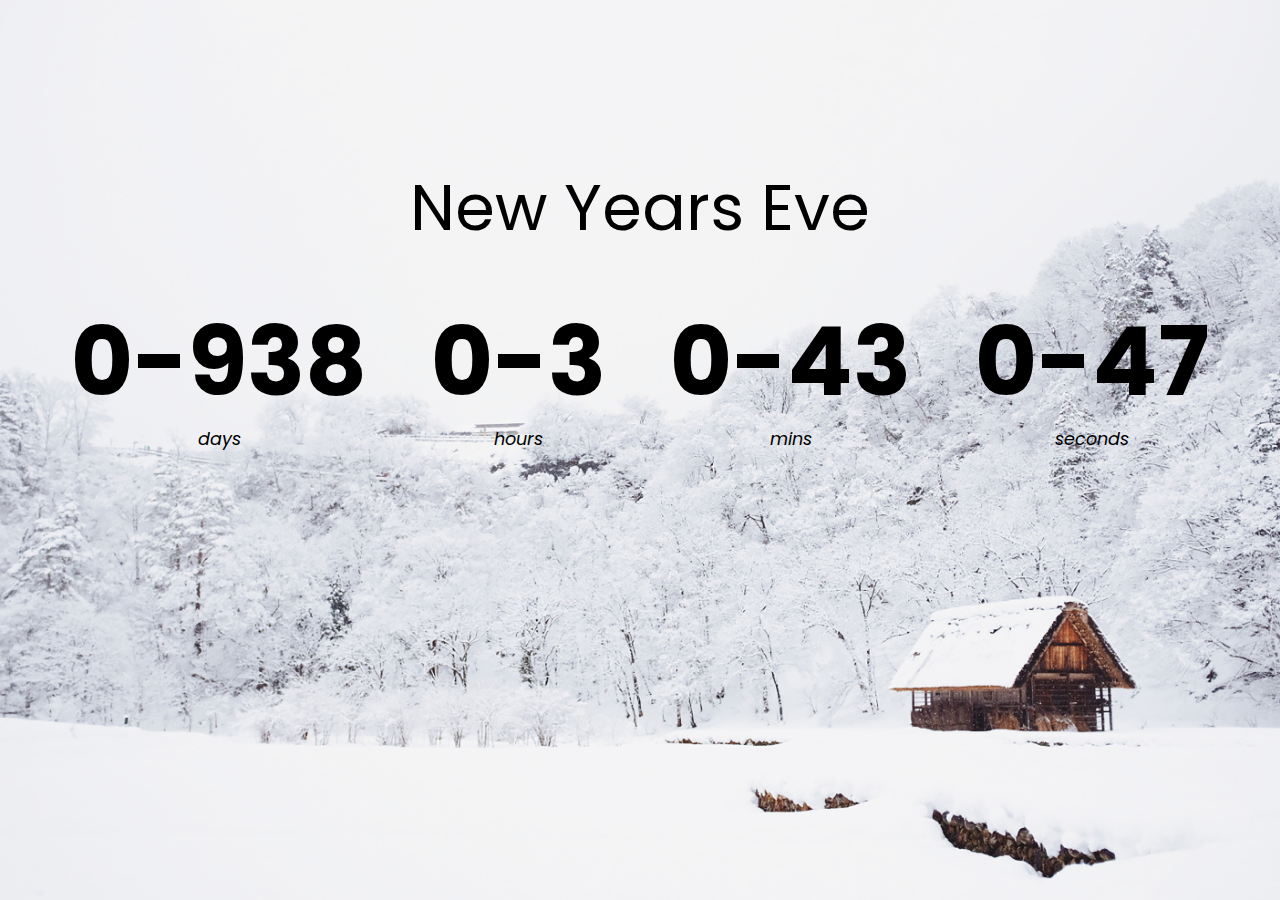
<file: countdown-timer/index.html>
<!DOCTYPE html>
<html lang="en">
<head>
    <meta charset="UTF-8">
    <meta http-equiv="X-UA-Compatible" content="IE=edge">
    <meta name="viewport" content="width=device-width, initial-scale=1.0">
    <title>Countdown timer</title>
    <link rel="stylesheet" href="style.css">
    <script src="script.js" defer></script>
</head>
<body>
    <h1>New Years Eve</h1>
    <!--we make a countdown container to move it around-->
    <div class="countdown-container">
        <div class="countdown-el days-c">
            <p class="big-text" id="days">0</p>
            <span>days</span>
        </div>
        <div class="countdown-el hours-c">
            <p class="big-text" id="hours">0</p>
            <span>hours</span>
        </div>
        <div class="countdown-el mins-c">
            <p class="big-text" id="minutes">0</p>
            <span>mins</span>
        </div>
        <div class="countdown-el seconds-c">
            <p class="big-text" id="seconds">0</p>
            <span>seconds</span>
        </div>
    </div>
</body>
</html>
</file>
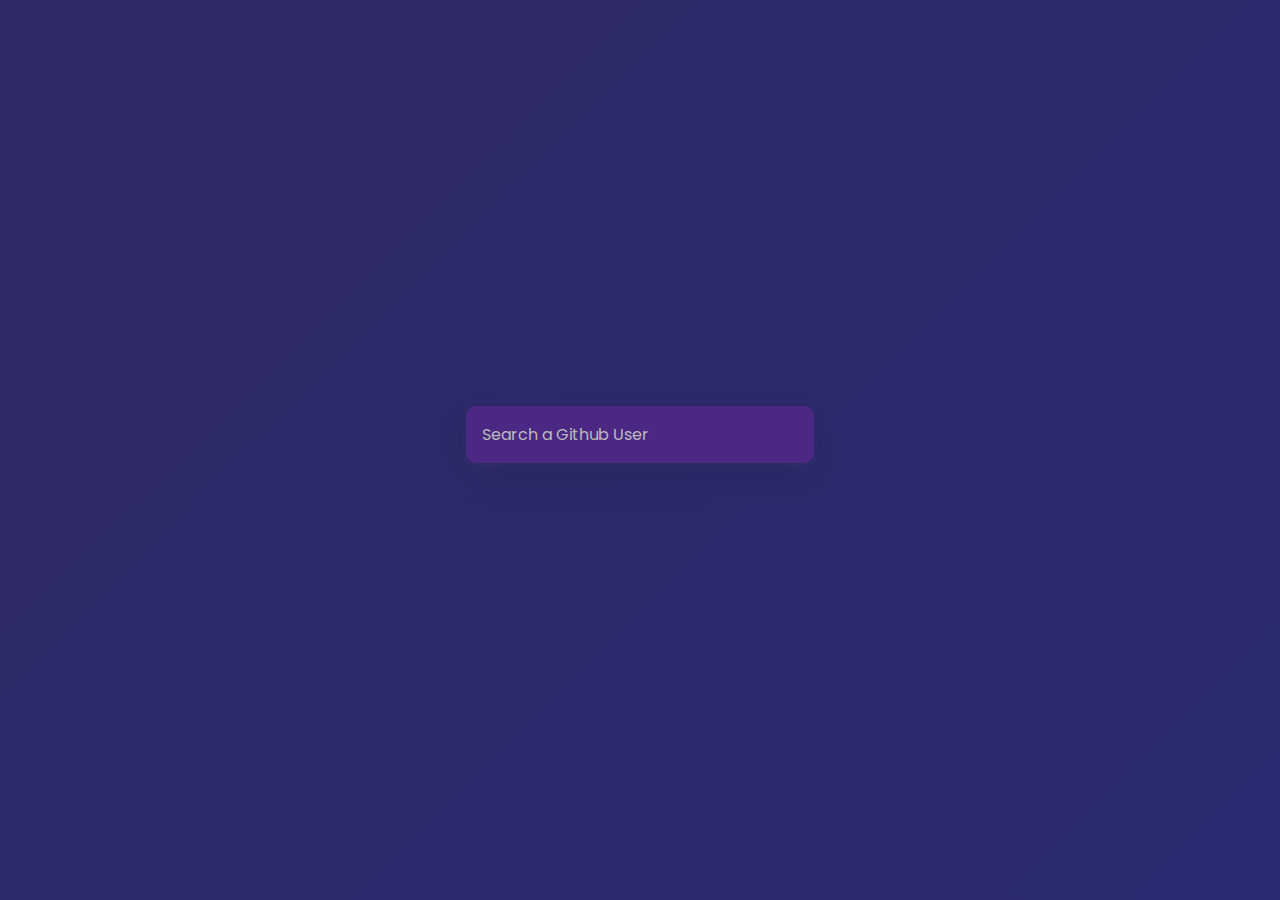
<file: github profiles/index.html>
<!DOCTYPE html>
<html lang="en">
    <head>
        <meta charset="UTF-8" />
        <meta name="viewport" content="width=device-width, initial-scale=1.0" />
        <title>Github Profiles</title>
        <link rel="stylesheet" href="style.css" />
        <script src="script.js" defer></script>
    </head>
    <body>
        <form id="form">
            <input type="text" id="search" placeholder="Search a Github User" />
        </form>
        <main id="main"></main>
    </body>
</html>
</file>
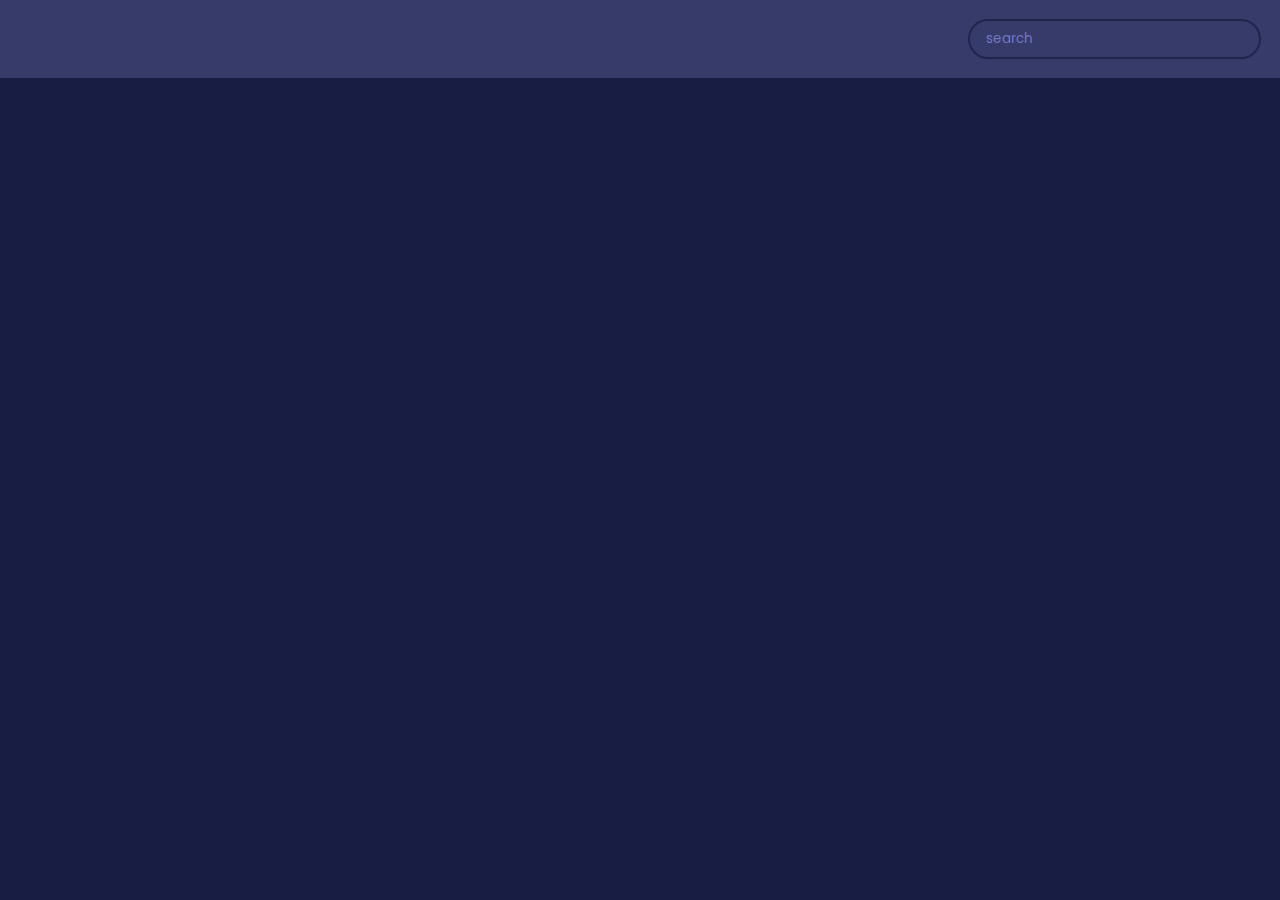
<file: movie app/index.html>
<!DOCTYPE html>
<html lang="en">
<head>
    <meta charset="UTF-8">
    <meta http-equiv="X-UA-Compatible" content="IE=edge">
    <meta name="viewport" content="width=device-width, initial-scale=1.0">
    <title>Movie App</title>
    <link rel="stylesheet" href="style.css">
    <script src="script.js" defer></script>
</head>
<body>
    <header>
        <!-- form is used as we want an input when we press enter...the placeholder alone doesn't recorc or take in an input -->
        <form id="form">
            <input type="text" id="search" placeholder="search" class="search">

        </form>
    </header>
<main id="main"></main>
</body>
</html>
</file>
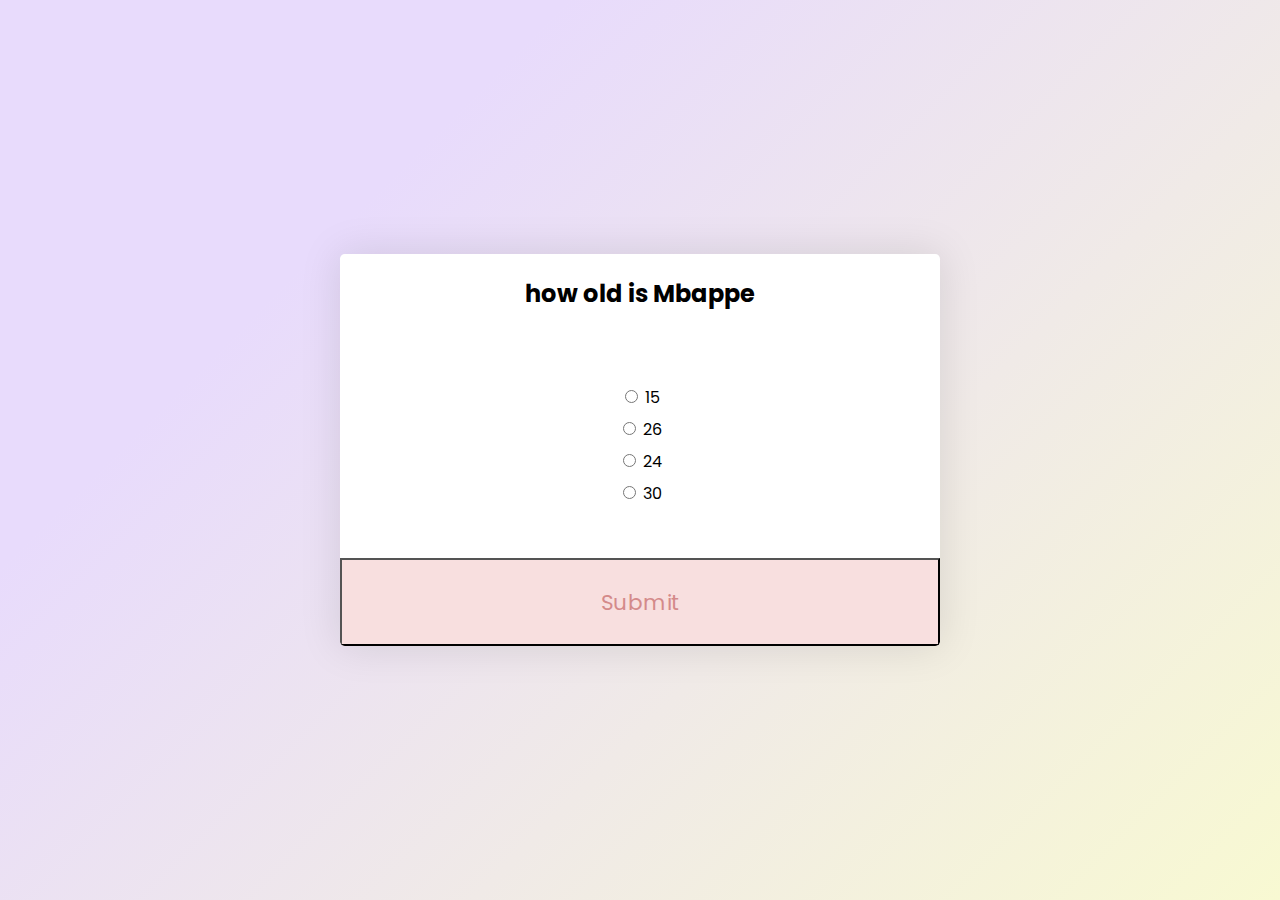
<file: quiz app/index.html>
<!DOCTYPE html>
<html lang="en">
<head>
    <meta charset="UTF-8">
    <meta http-equiv="X-UA-Compatible" content="IE=edge">
    <meta name="viewport" content="width=device-width, initial-scale=1.0">
    <title>Quiz app</title>
    <link rel="stylesheet" href="style.css">
    <script src="script.js" defer></script>
</head>
<body>
    <div class="quiz-container" id="quiz">
        <h2 id="question">Question Text</h2>
        <div class="quiz-header">
            <ul>
                <li>
                    <input type="radio" id="a" name="answer" class="answer">
                    <label for="a" id="a_text">Question
                    </label>
                    
                </li>
                <li>
                    <input type="radio" id="b" name="answer" class="answer">
                <label for="b" id="b_text">Question
                </label>
            </li>
            <li>
                <input type="radio" id="c" name="answer" class="answer">
            <label for="c" id="c_text">Question
            </label>
            
            </li>
            <li>
            <input type="radio" id="d" name="answer" class="answer">
            <label for="d" id="d_text">Question
            </label>
       </li>
            </ul>
        </div>
        
        <button id="submit">Submit</button>
    </div>
</body>
</html>
</file>
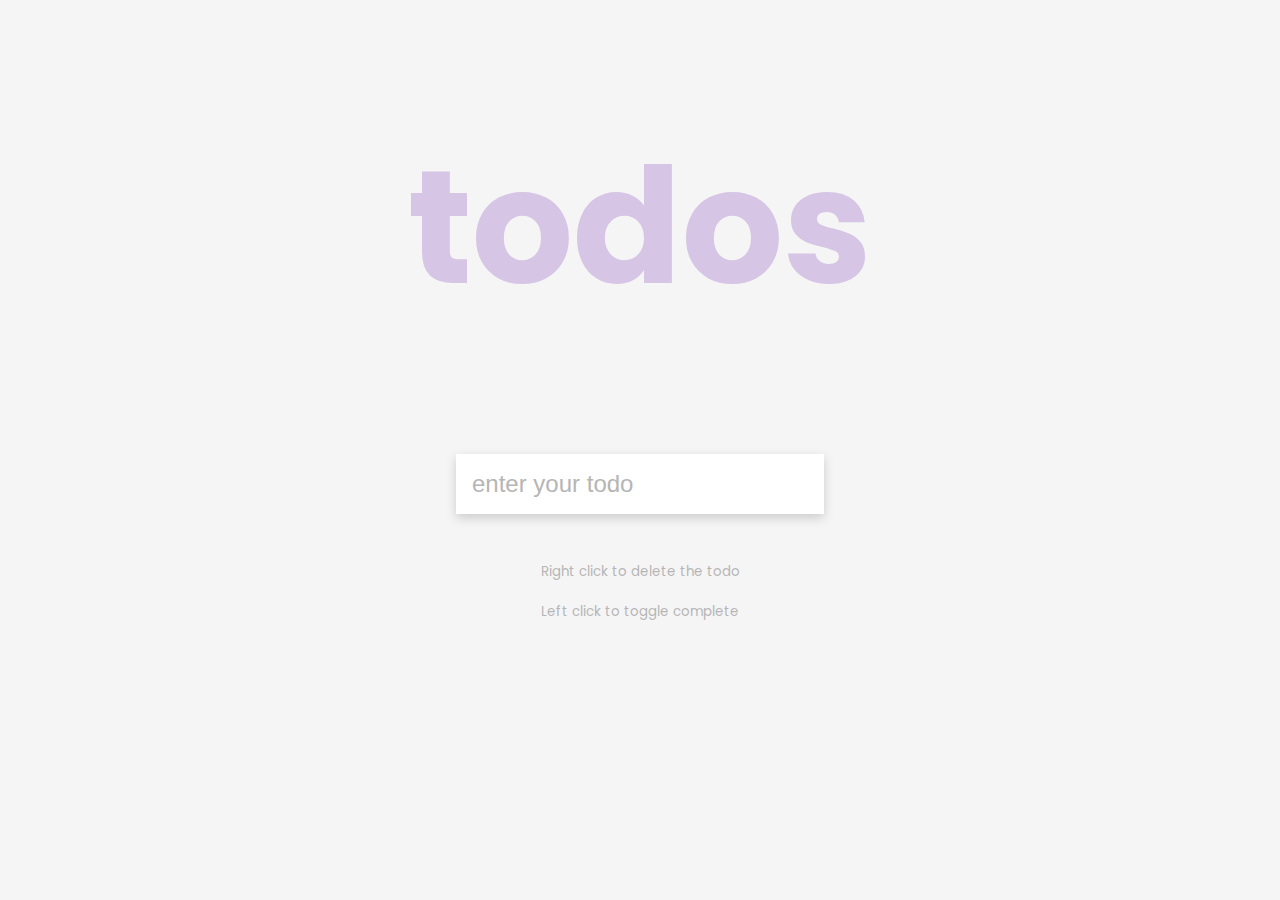
<file: todo app/index.html>
<!DOCTYPE html>
<html lang="en">
<head>
    <meta charset="UTF-8">
    <meta http-equiv="X-UA-Compatible" content="IE=edge">
    <meta name="viewport" content="width=device-width, initial-scale=1.0">
    <title>Todo App</title>
    <link rel="stylesheet" href="style.css">
    <script src="script.js" defer></script>
</head>
<body>
    <div class="wrap">
        <h1>todos</h1>
        <form id="form">
            <input type="text" 
            id="input"
            class="input"
            placeholder="enter your todo">
            <ul class="todos" id="todos">
    
            </ul>
        </form>
        <small>Right click to delete the todo <br></br>Left click to toggle complete</small>
    </body>
    </html>
    </div>
</file>
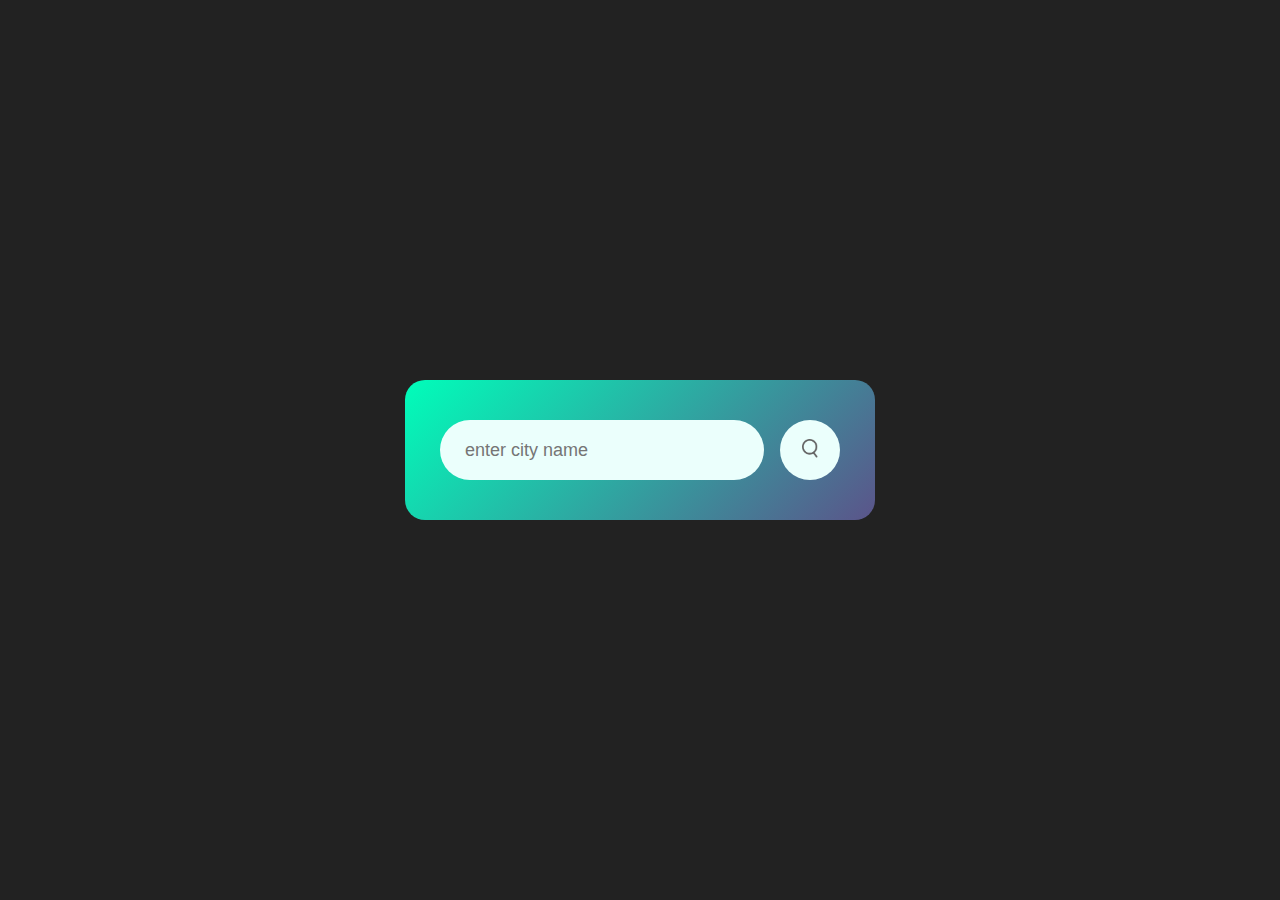
<file: weather app/index.html>
<!DOCTYPE html>
<html lang="en">
<head>
    <meta charset="UTF-8">
    <meta http-equiv="X-UA-Compatible" content="IE=edge">
    <meta name="viewport" content="width=device-width, initial-scale=1.0">
    <title>Title</title>
    <link rel="stylesheet" href="style.css">
    <script src="script.js" defer></script>
</head>
<body>
    <div class="card">
        <div class="search">
            <input type="text" placeholder="enter city name" spellcheck="false">
            <button><img src="images/search.png" alt="" srcset=""></button>
        </div>

        <div class="error">
            <p>Invalid city name</p>
        </div>

        <div class="weather">
            <img src="images/rain.png" class="weather-icon">
            <h1 class="temp">22c</h1>
            <h2 class="city">New York</h2>
        </div>
        <div class="details">
            <img src="images/humidity.png" alt="" srcset="">
            <div class="col">
                <p class="humidity">50%</p>
                <p>humidity</p>
            </div>
            <img src="images/wind.png" alt="" srcset="">
            <div class="col">
                <p class="wind">15km/hr</p>
                <p>wind speed</p>
            </div>
        </div>
    </div>
</body>
</html>
</file>
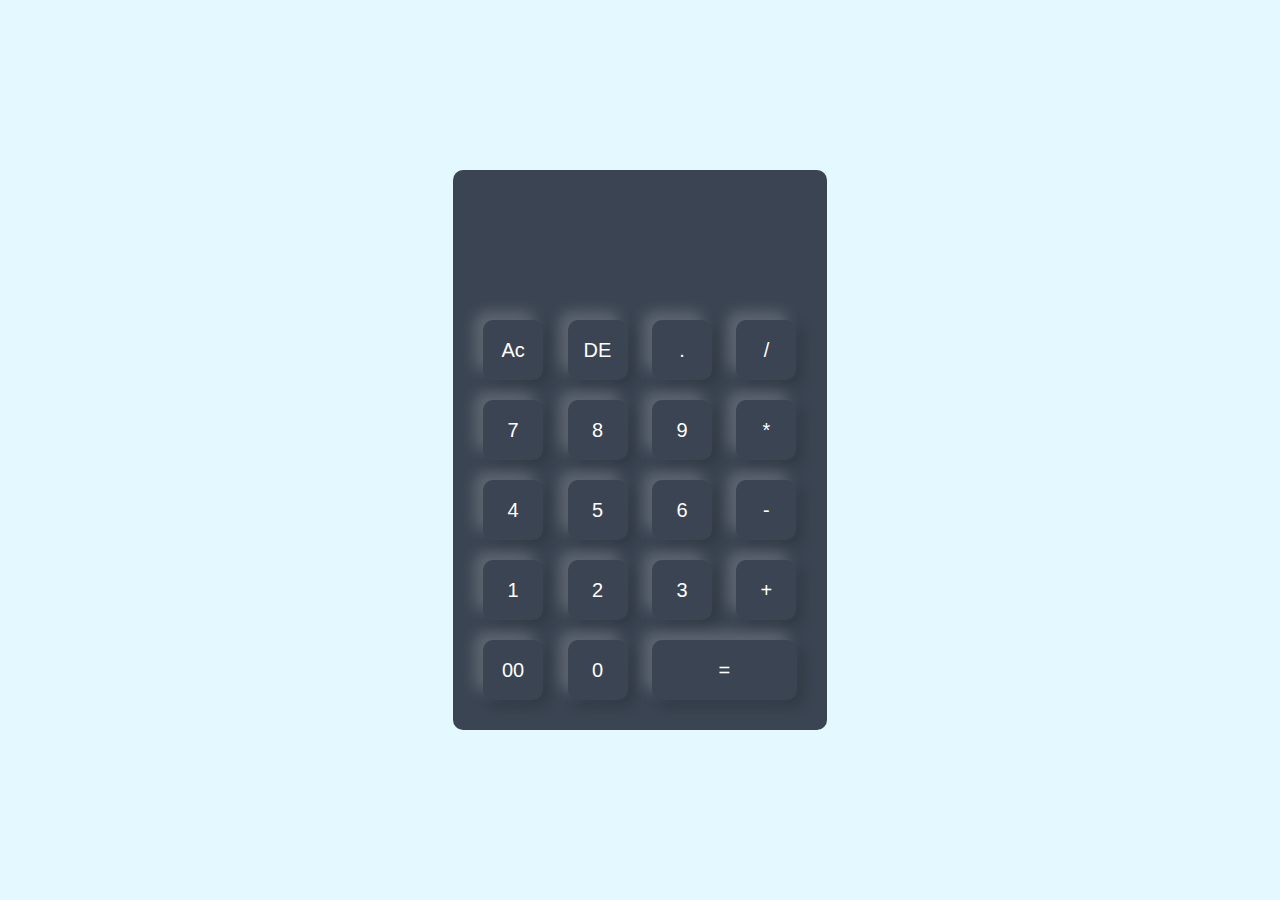
<file: calculator/calcualtor-hard/index.html>
<!DOCTYPE html>
<html lang="en">
<head>
    <meta charset="UTF-8">
    <meta name="viewport" content="width=device-width, initial-scale=1.0">
    <title>calculator</title>
    <link rel="stylesheet" href="style.css">

</head>
<body> 
    <div class="container">
        <div class="calculator">
            <form action="">
                <div class="display">
                    <input type="text" name="display">
                </div>
                <div>
                    <input type="button" value="Ac">
                    <input type="button" value="DE">
                    <input type="button" value=".">
                    <input type="button" value="/">
                </div>
                <div>
                    <input type="button" value="7">
                    <input type="button" value="8">
                    <input type="button" value="9">
                    <input type="button" value="*">
                </div>
                <div>
                    <input type="button" value="4">
                    <input type="button" value="5">
                    <input type="button" value="6">
                    <input type="button" value="-"> 
                </div>
                <div>
                    <input type="button" value="1">
                    <input type="button" value="2">
                    <input type="button" value="3">
                    <input type="button" value="+">
                </div>
                <div class="last">
                    <input type="button" value="00">
                    <input type="button" value="0">
                    <input type="button" value="=" class="equal">
                </div>

            </form>
        </div>
    </div>
    <script src="script.js" ></script>
</body>
</html>
</file>
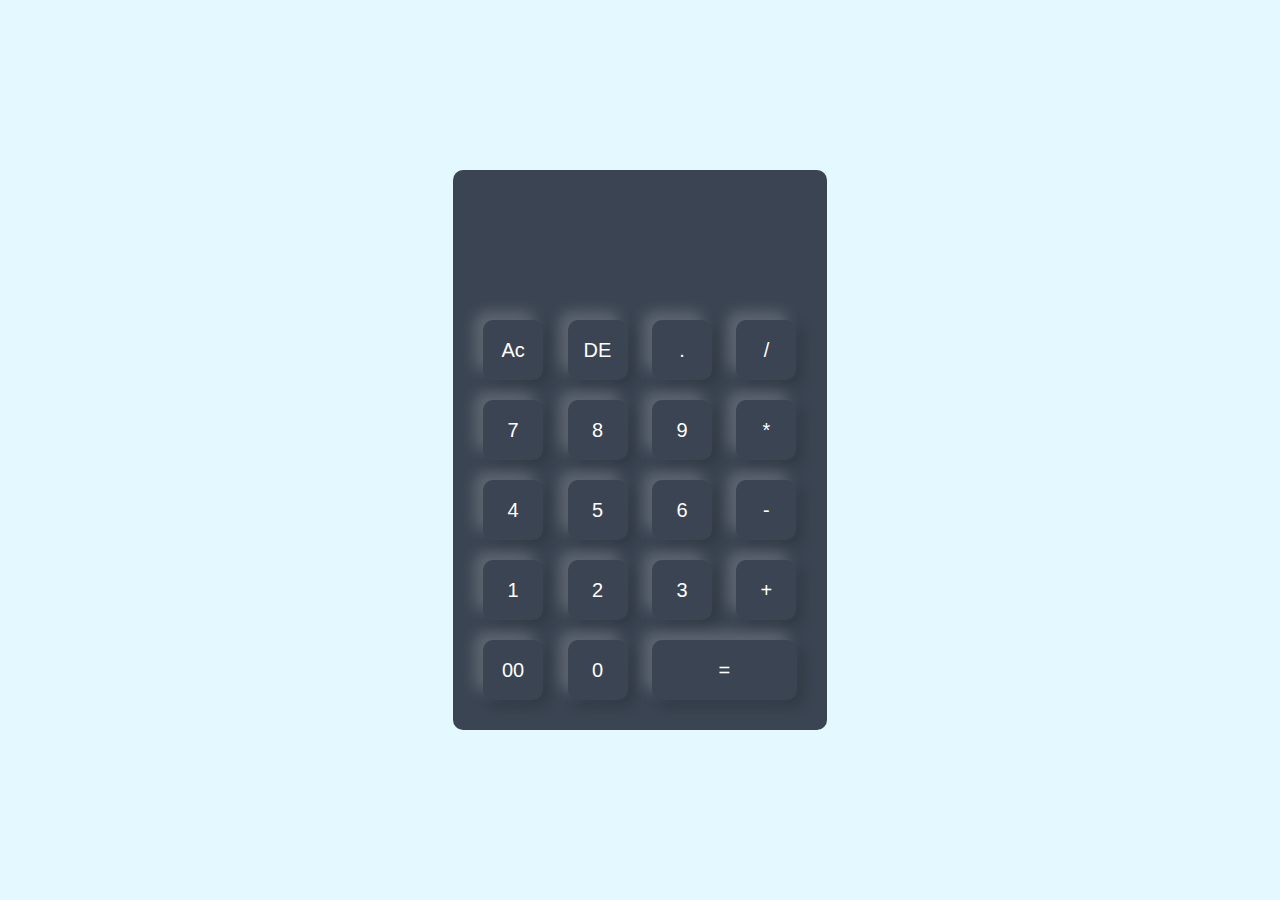
<file: calculator/calculator-ez/index.html>
<!DOCTYPE html>
<html lang="en">
<head>
    <meta charset="UTF-8">
    <meta name="viewport" content="width=device-width, initial-scale=1.0">
    <title>calculator</title>
    <link rel="stylesheet" href="style.css">
</head>
<body> 
    <div class="container">
        <div class="calculator">
            <form action="">
                <div class="display">
                    <input type="text" name="display">
                </div>
                <div>
                    <input type="button" value="Ac" onclick="display.value = ' ' ">
                    <input type="button" value="DE" onclick="display.value = display.value.toString().slice(0,-1)">
                    <input type="button" value="." onclick="display.value += '.' ">
                    <input type="button" value="/" onclick="display.value += '/' ">
                </div>
                <div>
                    <input type="button" value="7" onclick="display.value += '7' ">
                    <input type="button" value="8" onclick="display.value += '8' ">
                    <input type="button" value="9" onclick="display.value += '9' ">
                    <input type="button" value="*" onclick="display.value += '*' ">
                </div>
                <div>
                    <input type="button" value="4" onclick="display.value += '4' ">
                    <input type="button" value="5" onclick="display.value += '5' ">
                    <input type="button" value="6" onclick="display.value += '6' ">
                    <input type="button" value="-" onclick="display.value += '-' "> 
                </div>
                <div>
                    <input type="button" value="1" onclick="display.value += '1' ">
                    <input type="button" value="2" onclick="display.value += '2' ">
                    <input type="button" value="3" onclick="display.value += '3' ">
                    <input type="button" value="+" onclick="display.value += '+' ">
                </div>
                <div class="last">
                    <input type="button" value="00" onclick="display.value += '00' ">
                    <input type="button" value="0" onclick="display.value += '0' ">
                    <input type="button" value="=" class="equal" onclick="display.value = eval(display.value) ">
                </div>

            </form>
        </div>
    </div>
</body>
</html>
</file>
<file: countdown-timer/style.css>
@import url('https://fonts.googleapis.com/css2?family=Poppins:ital,wght@0,400;0,600;1,200&display=swap');

*{
    box-sizing: border-box;
}

body {
    background-image: url(snow.jpg);
    background-size: cover;
    background-position: center center;

    display: flex;
    flex-direction:column; /*flex direction: row by default*/
    align-items: center;
    /* justify-content: center; */

    min-height: 100vh; /*so that we will be able to add and position the counter to center*/
    font-family: "Poppins", sans-serif;
    margin: 0;
    
}

h1{
    font-size: 4rem;
    /* margin-top: -10rem; */
    margin-top: 10rem;
    font-weight: normal;
}


.countdown-container{
    display: flex;
    flex-wrap: wrap;
    align-items: center;
    justify-content: center;
}

.countdown-el{
    text-align: center; /*used to align the countdown + name in center*/
}
.countdown-el span{
    font-style: italic;
    font-size: 1.1rem;
}


.big-text{
    font-weight: bold;
    font-size: 6rem;
    line-height: 1;
    margin: 1rem 2rem; /*remove all default margin from the divs*/
}
</file>
<file: github profiles/style.css>
@import url("https://fonts.googleapis.com/css2?family=Poppins:wght@200;400;600&display=swap");

* {
    box-sizing: border-box;
}

body {
    background-color: #2a2a72;
    background-image: linear-gradient(315deg, #2a2a72 0%, #2e2a68 74%);
    display: flex;
    flex-direction: column;
    align-items: center;
    justify-content: center;
    font-family: "Poppins", sans-serif;
    margin: 0;
    min-height: 100vh;
}

input {
    background-color: #4c2885;
    border-radius: 10px;
    border: none;
    box-shadow: 0 5px 10px rgba(154, 160, 185, 0.05),
        0 15px 40px rgba(0, 0, 0, 0.1);
    color: white;
    font-family: inherit;
    font-size: 1rem;
    padding: 1rem;
    margin-bottom: 2rem;
}

input::placeholder {
    color: #bbb;
}

input:focus {
    outline: none;
}

.card {
    background-color: #4c2885;
    background-image: linear-gradient(315deg, #4c2885 0%, #4c11ac 100%);
    border-radius: 20px;
    box-shadow: 0 5px 10px rgba(154, 160, 185, 0.05),
        0 15px 40px rgba(0, 0, 0, 0.1);
    display: flex;
    padding: 3rem;
    max-width: 800px;
}

.avatar {
    border: 10px solid #2a2a72;
    border-radius: 50%;
    height: 150px;
    width: 150px;
}

.user-info {
    color: #eee;
    margin-left: 2rem;
}

.user-info h2 {
    margin-top: 0;
}

.user-info ul {
    display: flex;
    justify-content: space-between;
    list-style-type: none;
    padding: 0;
    max-width: 400px;
}

.user-info ul li {
    display: flex;
    align-items: center;
}

.user-info ul li strong {
    font-size: 0.9rem;
    margin-left: 0.5rem;
}

.repo {
    background-color: #2a2a72;
    border-radius: 5px;
    display: inline-block;
    color: white;
    font-size: 0.7rem;
    padding: 0.25rem 0.5rem;
    margin-right: 0.5rem;
    margin-bottom: 0.5rem;
    text-decoration: none;
}
</file>
<file: movie app/style.css>
@import url('https://fonts.googleapis.com/css2?family=Poppins:ital,wght@0,400;0,600;1,200&display=swap');

*{
    margin: 0;
    box-sizing: border-box;
}

body {
    background-color: #181d44;

    font-family: "Poppins", sans-serif;
    margin: 0;

}

header{
    background-color: #373B69;
    padding: 1.2rem;
    display: flex;
    justify-content: flex-end;
}

.search{
    background-color: transparent;
    border: 2px solid #22254b;
    border-radius: 50px;
    padding: 0.5rem 1rem;
    font-family: inherit;
    color: #fff;
}

.search::placeholder{
    color: #7378c5;
}

.search:focus{
    background-color: #22254b;
    outline: none;
}

main{
    display: flex;
    flex-wrap: wrap ;
}

.movie{
    background-color: #373B69;
    border-radius: 30px;
    box-shadow: 0 4px 5px rgba(0, 0, 0, 0.2);
    width: 300px;
    margin: 2rem;
    /* height: 400px; */
    overflow: hidden;
    position: relative;
}

/* really a bad way of handling images...overflow happened as a result. Imagine images like water...they will fit to the shape and size of a container...you can't constrain themselves by default*/

/* florin here does a jugaar that wont work irl */
.movie img{
    max-width: 100%;
}

.movie-info{
    display: flex;
    justify-content: space-between;
    align-items: center;
    color: #eee;
    letter-spacing: 1px;
    padding: 0.5rem 1rem 1rem;
}
.movie-info h3{
    margin: 0;
}

.movie-info span{
    background-color: #22254b;
    padding: 0.5rem 0.5rem;
    font-weight: bold;
}

.movie-info span.green{
    color: green;
}
.movie-info span.orange{
    color: orange;
}
.movie-info span.red{
    color: red;
}

.overview{
    background: white;
    position: absolute;
    /* top: 0; */
    bottom: 0;
    left: 0;
    right: 0;
    padding: 2rem;
    transform: translateY(100%);
    transition: transform 0.3s ease-in;

    max-height: 100%;
    overflow: auto;
}

.overview h4{
    margin-top: 0;
}

.movie:hover .overview{
    transform: translateY(0);
}
</file>
<file: quiz app/style.css>
@import url('https://fonts.googleapis.com/css2?family=Poppins:ital,wght@0,400;0,600;1,200&display=swap');

*{
    box-sizing: border-box;
}

body {
    background-color: #f8f9d2;
    background-image: linear-gradient(315deg, #f8f9d2 0%, #e8dbfc 74%);
    font-family: "Poppins", sans-serif;
    margin: 0;
    min-height: 100vh;
    display: flex;
    align-items: center;
    justify-content: center;
}

.quiz-container{
    background-color: white;

    border-radius: 0.3rem;
    box-shadow: 0 0 40px 2px rgba(0, 0, 0, 0.1);

    display: flex;
    flex-direction: column;

    line-height: 2; 
    max-width: 100%;
    width: 600px;
    text-align: center;

    overflow: hidden;
}

.quiz-header{
    padding: 2rem ;
    text-align: center;
    
}

ul{
    list-style-type: none;
    padding: 0;
}

ul li label {
    cursor: pointer;
}

h2{
    padding: 1rem;
    margin: 0;

}
button{
    background-color: #f8dfdf;
    padding: 1.6rem;
    color: #d48a8a;
    display: block; /*this is not needed as I already set everything flex before*/
    width: 100%;
    font-family: inherit; /*font has to be manually added in button*/
    font-size: 1.35rem;
    cursor: pointer;
}

button:hover{
    background-color: #f0d0d0;
}
</file>
<file: todo app/style.css>
@import url('https://fonts.googleapis.com/css2?family=Poppins:ital,wght@0,400;0,600;1,200&display=swap');

*{
    box-sizing: border-box;
}

body {
    font-family: "Poppins", sans-serif;
    margin: 0;
    background-color: #f5f5f5;
}

.wrap{
    display: flex;
    flex-direction: column;
    align-items:center;
    justify-content: center;
    
}

h1{
    color: rgb(168, 128, 207);
    font-size: 10rem;

    opacity: 0.4;
}

form{
    width: 23rem;
    box-shadow: 0 4px 10px rgba(0,0,0,0.17);
}

.input{
    padding: 1rem;
    font-size: 1.5rem;
    width: 100%;
    border: none;

}

.input::placeholder{
    color: #b5b5b5;

}

.todos{
    background-color: rgb(255, 255, 255);
    padding: 0;
    margin: 0;
    list-style-type: none;
    width: 23rem;


}

.todos li{
    border-top: 1px solid #e5e5e5;
    padding: 1rem;
    font-size: 1.5rem;
    cursor: pointer;
}

.todos .completed {
    color: #b6bb6b;
    text-decoration: line-through;
}

small{
    color: #b5b5b5;
    margin-top: 3rem;

}
</file>
<file: weather app/style.css>
@import url('https://fonts.googleapis.com/css2?family=Poppins:ital,wght@0,400;0,600;1,200&display=swap');

*{
    box-sizing: border-box;
}

p{
    margin: 0;
}

body {
    font-family: "Poppins", sans-serif;
    margin: 0;
    padding: 0;
    background-color: #222;
    display: flex;
    align-items: center;
    justify-content: center;
    min-height: 100vh;
}

.card{
    width: 90%;
    max-width: 470px;
    background: linear-gradient(135deg, #00feba, #5b548a);
    color: #fff;
    /* margin: 100px auto 0; */
    border-radius: 20px;
    padding: 40px 35px;
    /* text-align: center; */

}

.search{
    display: flex;
    justify-content: center;
    align-items: center;
}

.search input {
    border: 0;
    outline: 0;
    background: #ebfffc;
    color: #555;
    padding: 10px 25px;
    height: 60px;
    border-radius: 30px;
    flex: 1;
    margin-right: 16px;
    font-size: 18px;
}

.search button {
    border: 0;
    outline: 0;
    background: #ebfffc;
    border-radius: 50%;
    width: 60px;
    height: 60px;
    cursor: pointer;
}
.search button img{
    width: 16px;
}

.weather{
    display: flex;
    flex-direction: column;
    align-items: center;
    justify-content: center;
}

.weather-icon{
    width: 170px;
    margin-top: 30px;
}

.weather h1{
    font-size: 80px;
    font-weight: 500;
}

.weather h2{
    font-size: 45px;
    font-weight: 400;
    margin-top: -10px;
}


.details{
    display: flex;
    align-items: center;
    justify-content: space-between;
    padding: 0 5px;
    margin-top: 50px;
    /* margin: auto; */
}

.col{
    display: flex;
    flex-direction: column;
    align-items: center;
    justify-content: center;
    text-align: left;
}

.details img{
    width: 40px;
    margin-right: 10px;
}

.humidity, .wind{
    font-size: 28px;
    margin-top: -6px;
}

.weather{
    display: none;
}

.details{
    display: none;
}

.error{
    text-align: left;
    font-size: 14px;
    margin-top: 10px;
    display: none;
}
</file>
<file: calculator/calcualtor-hard/style.css>
*{
    margin: 0;
    padding: 0;
    font-family: 'Poppins', sans-serif;
    box-sizing: border-box;
}

.container{
    width: 100%;
    height: 100vh;
    background: #e3f9ff;
    display: flex;
    justify-content: center;
    align-items: center;
}

.calculator{
    background: #3a4452;
    padding: 20px;
    border-radius: 10px;

}

.calculator form input{
    border: 0;
    outline: 0;
    width: 60px;
    height: 60px;
    border-radius: 10px;
    box-shadow: -8px -8px 15px rgb(255, 255, 255, 0.2), 5px 5px 15px rgba(0, 0, 0, 0.2);
    background: transparent;
    font-size: 20px;
    color: white;
    cursor: pointer;
    margin: 10px;
}

.display{
    display: flex;
    justify-content: flex-end;
    margin: 20px 0;
}

form .display input{
    text-align: right;
    flex: 1;
    font-size: 45px;
    box-shadow: none;
}

.last .equal{
    width: 145px;
}
</file>
<file: calculator/calculator-ez/style.css>
*{
    margin: 0;
    padding: 0;
    font-family: 'Poppins', sans-serif;
    box-sizing: border-box;
}

.container{
    width: 100%;
    height: 100vh;
    background: #e3f9ff;
    display: flex;
    justify-content: center;
    align-items: center;
}

.calculator{
    background: #3a4452;
    padding: 20px;
    border-radius: 10px;

}

.calculator form input{
    border: 0;
    outline: 0;
    width: 60px;
    height: 60px;
    border-radius: 10px;
    box-shadow: -8px -8px 15px rgb(255, 255, 255, 0.2), 5px 5px 15px rgba(0, 0, 0, 0.2);
    background: transparent;
    font-size: 20px;
    color: white;
    cursor: pointer;
    margin: 10px;
}

.display{
    display: flex;
    justify-content: flex-end;
    margin: 20px 0;
}

form .display input{
    text-align: right;
    flex: 1;
    font-size: 45px;
    box-shadow: none;
}

.last .equal{
    width: 145px;
}
</file>
